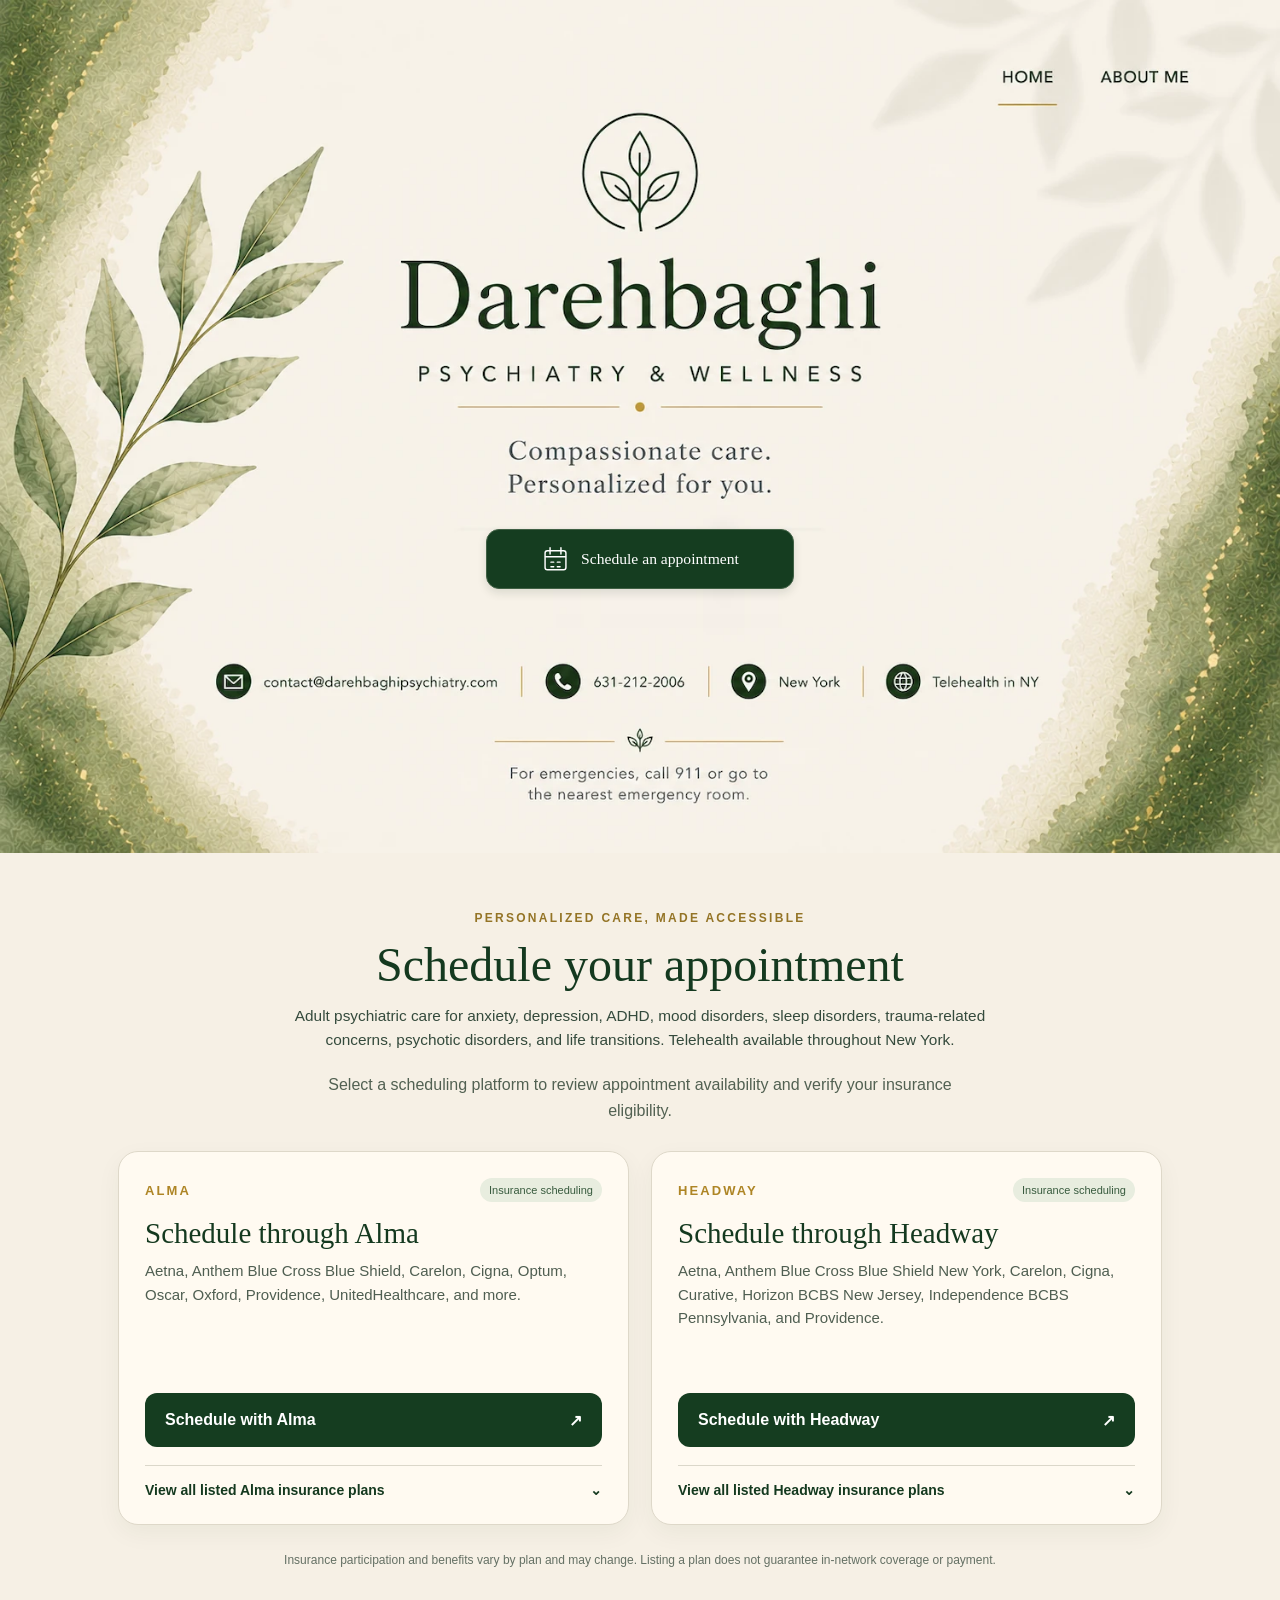
<file: index.html>
<!DOCTYPE html>

<html lang="en"><head><meta charset="utf-8"/><meta content="width=device-width,initial-scale=1" name="viewport"/><meta content="#f6f0e5" name="theme-color"/><meta content="index,follow,max-image-preview:large" name="robots"/><title>Darehbaghi Psychiatry &amp; Wellness | Psychiatrist in New York</title><meta content="Adult psychiatry and telehealth in New York. Dr. Siamak Darehbaghi offers individualized care for anxiety, depression, ADHD, mood disorders, sleep disorders, and life transitions." name="description"/><link href="https://darehbaghipsychiatry.com/" rel="canonical"/><meta content="website" property="og:type"/><meta content="Darehbaghi Psychiatry &amp; Wellness" property="og:site_name"/><meta content="Darehbaghi Psychiatry &amp; Wellness | Psychiatrist in New York" property="og:title"/><meta content="Board-certified psychiatric care for adults in New York. Explore telehealth scheduling through Alma or Headway and review participating insurance plans." property="og:description"/><meta content="https://darehbaghipsychiatry.com/" property="og:url"/><meta content="https://darehbaghipsychiatry.com/images/home-desktop.png" property="og:image"/><meta content="summary_large_image" name="twitter:card"/><link href="style.css" rel="stylesheet"/><link as="image" href="images/home-desktop.webp" media="(min-width:769px)" rel="preload"/><link as="image" href="images/home-phone.webp" media="(max-width:768px)" rel="preload"/><script type="application/ld+json">{"@context":"https://schema.org","@type":"WebPage","url":"https://darehbaghipsychiatry.com/","name":"Darehbaghi Psychiatry & Wellness | Psychiatrist in New York","inLanguage":"en-US","description":"Adult psychiatry and telehealth in New York. Dr. Siamak Darehbaghi offers individualized care for anxiety, depression, ADHD, mood disorders, sleep disorders, and life transitions."}</script><script type="application/ld+json">{"@context":"https://schema.org","@type":"MedicalOrganization","@id":"https://darehbaghipsychiatry.com/#organization","name":"Darehbaghi Psychiatry & Wellness","url":"https://darehbaghipsychiatry.com/","email":"contact@darehbaghipsychiatry.com","telephone":"+1-631-212-2006","medicalSpecialty":"Psychiatry","areaServed":{"@type":"State","name":"New York"},"sameAs":["https://secure.helloalma.com/providers/siamak-darehbaghi/","https://care.headway.co/providers/siamak-darehbaghi-2"],"knowsAbout":["Anxiety","Depression","ADHD","Mood disorders","Sleep disorders","Trauma","Psychotic disorders","Life transitions"]}</script><link href="/favicon.svg" rel="icon" type="image/svg+xml"/><link href="/favicon.ico" rel="icon" sizes="any" type="image/x-icon"/><link href="/apple-touch-icon.png" rel="apple-touch-icon"/></head><body class="home"><main><h1 class="sr-only">Darehbaghi Psychiatry &amp; Wellness — Psychiatric Care in New York</h1><div class="artwork home-art"><picture><source media="(max-width:768px)" srcset="images/home-phone.webp" type="image/webp"/><source media="(max-width:768px)" srcset="images/home-phone.png"/><source srcset="images/home-desktop.webp" type="image/webp"/><img alt="Darehbaghi Psychiatry &amp; Wellness: home, schedule, contact details, New York telehealth." decoding="async" fetchpriority="high" height="1000" src="images/home-desktop.png" width="1500"/></picture>
<a aria-label="Home" class="hotspot nav-home" href="index.html"></a><a aria-label="About Me" class="hotspot nav-about" href="about.html"></a>
<a aria-label="View Alma and Headway scheduling choices" class="hotspot artwork-schedule" href="#schedule" title="View scheduling options"><svg aria-hidden="true" class="calendar-mark" fill="none" stroke="currentColor" stroke-linecap="round" stroke-linejoin="round" stroke-width="1.6" viewbox="0 0 32 32"><rect height="21" rx="2.5" width="23" x="4.5" y="7.5"></rect><path d="M10 4v7M22 4v7M5 14h22M11 20h3M18 20h3M11 25h3M18 25h3"></path></svg><span class="booking-label">Schedule an appointment</span></a>
<a aria-label="Email Darehbaghi Psychiatry &amp; Wellness" class="hotspot contact-email" href="mailto:contact@darehbaghipsychiatry.com"></a>
<a aria-label="Call 631-212-2006" class="hotspot contact-phone" href="tel:+16312122006"></a>
</div>
<section aria-labelledby="book-heading" class="booking" id="schedule"><div class="section-eyebrow">PERSONALIZED CARE, MADE ACCESSIBLE</div><h2 id="book-heading">Schedule your appointment</h2><p class="practice-focus">Adult psychiatric care for anxiety, depression, ADHD, mood disorders, sleep disorders, trauma-related concerns, psychotic disorders, and life transitions. Telehealth available throughout New York.</p><p class="intro">Select a scheduling platform to review appointment availability and verify your insurance eligibility.</p>
<div class="booking-grid"><article class="provider-card"><div class="card-top"><span class="provider-name">ALMA</span><span class="tag">Insurance scheduling</span></div><h3>Schedule through Alma</h3><p>Aetna, Anthem Blue Cross Blue Shield, Carelon, Cigna, Optum, Oscar, Oxford, Providence, UnitedHealthcare, and more.</p><a class="primary-cta" href="https://secure.helloalma.com/providers/siamak-darehbaghi/" rel="noopener noreferrer" target="_blank">Schedule with Alma <span aria-hidden="true">↗</span></a><details class="insurances"><summary>View all listed Alma insurance plans <span aria-hidden="true">⌄</span></summary><p class="plan-note">The list below includes insurers, affiliated networks, and third-party plan administrators. Eligibility varies by specific plan.</p><ul class="plan-list"><li>Aetna</li>
<li>AllSavers UHC</li>
<li>Allegiance</li>
<li>Allied Benefit Systems (Aetna/Cigna)</li>
<li>Anthem Blue Cross Blue Shield</li>
<li>Blue Cross Blue Shield of Massachusetts</li>
<li>Carelon Behavioral Health</li>
<li>Centivo</li>
<li>Christian Brothers Services – Aetna</li>
<li>Cigna</li>
<li>EVHC (Aetna/Cigna)</li>
<li>GEHA</li>
<li>Health Scope – Aetna</li>
<li>Johns Hopkins Health Plans</li>
<li>Lucent Health – Cigna</li>
<li>Luminare Health (Aetna/Cigna)</li>
<li>Mass General Brigham Health Plan</li>
<li>Medica</li>
<li>Medical Mutual of Ohio</li>
<li>Meritain</li>
<li>NYC Employees PPO Plan</li>
<li>Nippon</li>
<li>Optum</li>
<li>Oscar</li>
<li>Oxford Health Plans</li>
<li>Providence Health Plan</li>
<li>Scripps Health Plan</li>
<li>Surest</li>
<li>Sutter Health Plan</li>
<li>Trustmark (Aetna/Cigna)</li>
<li>UHC Student Resources</li>
<li>UMR</li>
<li>UnitedHealthcare</li>
<li>UnitedHealthcare Global</li>
<li>UnitedHealthcare Shared Services</li></ul></details></article>
<article class="provider-card"><div class="card-top"><span class="provider-name">HEADWAY</span><span class="tag">Insurance scheduling</span></div><h3>Schedule through Headway</h3><p>Aetna, Anthem Blue Cross Blue Shield New York, Carelon, Cigna, Curative, Horizon BCBS New Jersey, Independence BCBS Pennsylvania, and Providence.</p><a class="primary-cta" href="https://care.headway.co/providers/siamak-darehbaghi-2" rel="noopener noreferrer" target="_blank">Schedule with Headway <span aria-hidden="true">↗</span></a><details class="insurances"><summary>View all listed Headway insurance plans <span aria-hidden="true">⌄</span></summary><p class="plan-note">These are listed credentialed networks, not a guarantee of eligibility for every insurance product. Independence BCBS Pennsylvania was identified as a virtual network.</p><ul class="plan-list"><li>Aetna</li><li>Anthem Blue Cross and Blue Shield New York (formerly Empire)</li><li>Carelon Behavioral Health</li><li>Cigna</li><li>Curative</li><li>Horizon Blue Cross and Blue Shield of New Jersey</li><li>Independence Blue Cross Pennsylvania (virtual network)</li><li>Providence Health Plan</li></ul></details></article></div>
<p class="disclaimer">Insurance participation and benefits vary by plan and may change. Listing a plan does not guarantee in-network coverage or payment.</p></section>
<section aria-label="About the practice" class="sr-only"><h2>New York Telehealth Psychiatry</h2><p>Darehbaghi Psychiatry &amp; Wellness offers care for adults experiencing anxiety, depression, ADHD, mood disorders, sleep disorders, trauma-related symptoms, psychotic disorders, sleep disorders, and life transitions. For emergencies, call 911 or visit the nearest emergency department.</p></section></main></body></html>
</file>
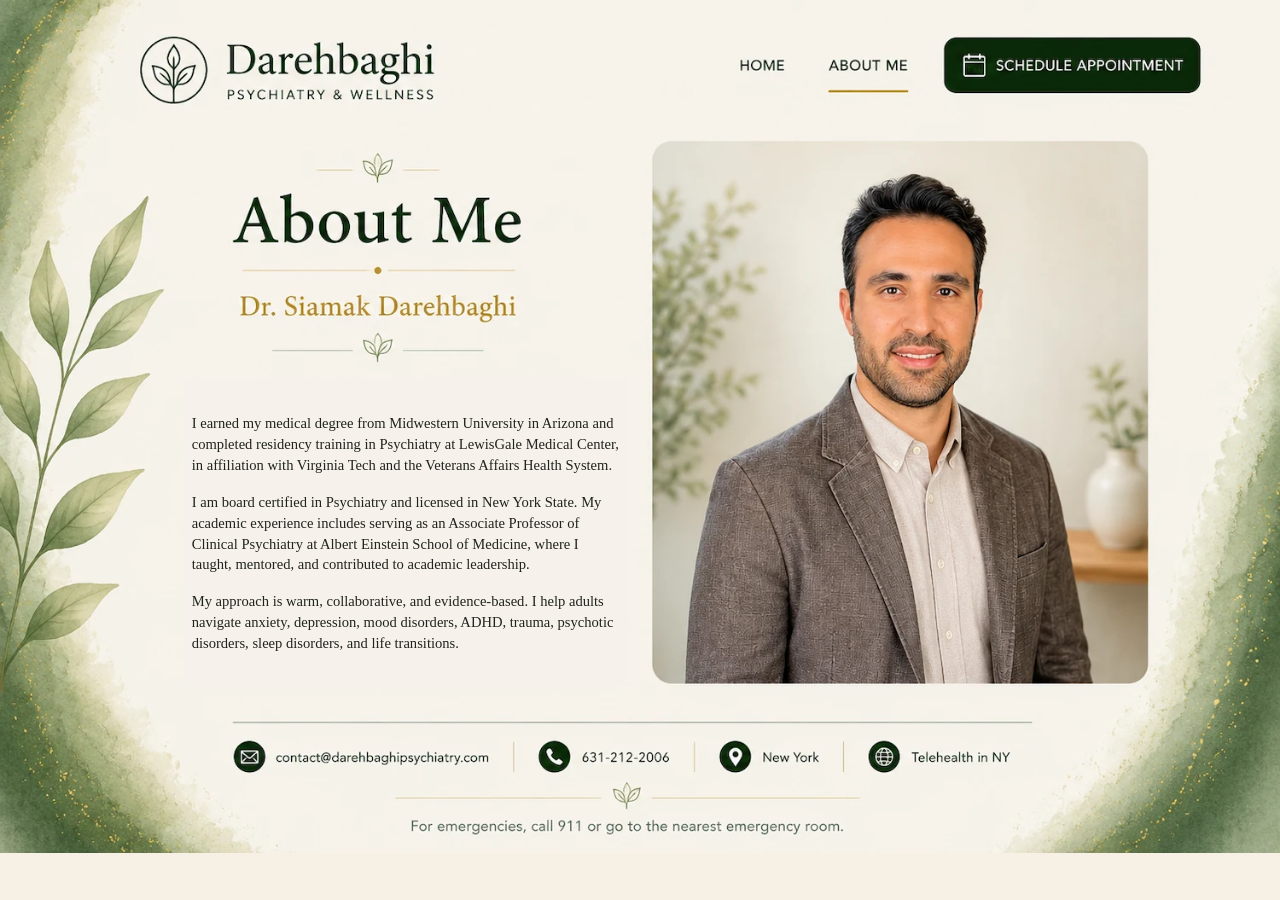
<file: about.html>
<!DOCTYPE html>

<html lang="en"><head><meta charset="utf-8"/><meta content="width=device-width,initial-scale=1" name="viewport"/><meta content="#f6f0e5" name="theme-color"/><meta content="index,follow,max-image-preview:large" name="robots"/><title>About Dr. Siamak Darehbaghi | NY Psychiatrist &amp; Sleep Concerns</title><meta content="Meet Dr. Siamak Darehbaghi, a board-certified New York psychiatrist providing care for anxiety, depression, ADHD, mood and sleep disorders, trauma, and life transitions." name="description"/><link href="https://darehbaghipsychiatry.com/about.html" rel="canonical"/><meta content="website" property="og:type"/><meta content="Darehbaghi Psychiatry &amp; Wellness" property="og:site_name"/><meta content="About Dr. Siamak Darehbaghi | NY Psychiatrist &amp; Sleep Concerns" property="og:title"/><meta content="Meet Dr. Siamak Darehbaghi, a board-certified New York psychiatrist providing care for anxiety, depression, ADHD, mood and sleep disorders, trauma, and life transitions." property="og:description"/><meta content="https://darehbaghipsychiatry.com/about.html" property="og:url"/><meta content="https://darehbaghipsychiatry.com/images/about-desktop.png" property="og:image"/><meta content="summary_large_image" name="twitter:card"/><link href="style.css" rel="stylesheet"/><link as="image" href="images/about-desktop.webp" media="(min-width:769px)" rel="preload"/><link as="image" href="images/about-phone.webp" media="(max-width:768px)" rel="preload"/><script type="application/ld+json">{"@context":"https://schema.org","@type":"WebPage","url":"https://darehbaghipsychiatry.com/about.html","name":"About Dr. Siamak Darehbaghi | NY Psychiatrist & Sleep Concerns","inLanguage":"en-US","description":"Meet Dr. Siamak Darehbaghi, a board-certified New York psychiatrist providing care for anxiety, depression, ADHD, mood and sleep disorders, trauma, and life transitions."}</script><script type="application/ld+json">{"@context":"https://schema.org","@type":"MedicalOrganization","@id":"https://darehbaghipsychiatry.com/#organization","name":"Darehbaghi Psychiatry & Wellness","url":"https://darehbaghipsychiatry.com/","email":"contact@darehbaghipsychiatry.com","telephone":"+1-631-212-2006","medicalSpecialty":"Psychiatry","areaServed":{"@type":"State","name":"New York"},"sameAs":["https://secure.helloalma.com/providers/siamak-darehbaghi/","https://care.headway.co/providers/siamak-darehbaghi-2"]}</script><script type="application/ld+json">{"@context":"https://schema.org","@type":"Physician","@id":"https://darehbaghipsychiatry.com/about.html#physician","name":"Dr. Siamak Darehbaghi","description":"Board-certified New York psychiatrist providing adult psychiatric care, including evaluation and treatment of sleep-related concerns.","medicalSpecialty":"Psychiatry","url":"https://darehbaghipsychiatry.com/about.html","worksFor":{"@id":"https://darehbaghipsychiatry.com/#organization"},"knowsAbout":["Anxiety","Depression","Mood disorders","ADHD","Trauma-related conditions","Psychotic disorders","Sleep disorders","Life transitions"]}</script><link href="/favicon.svg" rel="icon" type="image/svg+xml"/><link href="/favicon.ico" rel="icon" sizes="any" type="image/x-icon"/><link href="/apple-touch-icon.png" rel="apple-touch-icon"/></head><body class="about"><main><h1 class="sr-only">About Dr. Siamak Darehbaghi</h1><div class="artwork about-art"><picture><source media="(max-width:768px)" srcset="images/about-phone.webp" type="image/webp"/><source media="(max-width:768px)" srcset="images/about-phone.png"/><source srcset="images/about-desktop.webp" type="image/webp"/><img alt="Dr. Siamak Darehbaghi: biography, qualifications and portrait." decoding="async" fetchpriority="high" height="1000" src="images/about-desktop.png" width="1500"/></picture>
<a aria-label="Home" class="hotspot nav-home" href="index.html"></a><a aria-label="About Me" class="hotspot nav-about" href="about.html"></a>
<a aria-label="Choose an appointment scheduling option" class="hotspot artwork-schedule" href="index.html#schedule"></a>
<a aria-label="Email Darehbaghi Psychiatry &amp; Wellness" class="hotspot contact-email" href="mailto:contact@darehbaghipsychiatry.com"></a>
<a aria-label="Call 631-212-2006" class="hotspot contact-phone" href="tel:+16312122006"></a>
<a aria-label="Darehbaghi logo — return to Home" class="hotspot about-logo" href="index.html"></a>
<div aria-label="Updated physician biography" class="updated-bio"><p>I earned my medical degree from Midwestern University in Arizona and completed residency training in Psychiatry at LewisGale Medical Center, in affiliation with Virginia Tech and the Veterans Affairs Health System.</p><p>I am board certified in Psychiatry and licensed in New York State. My academic experience includes serving as an Associate Professor of Clinical Psychiatry at Albert Einstein School of Medicine, where I taught, mentored, and contributed to academic leadership.</p><p>My approach is warm, collaborative, and evidence-based. I help adults navigate anxiety, depression, mood disorders, ADHD, trauma, psychotic disorders, sleep disorders, and life transitions.</p></div></div><div class="about-mobile-booking"><a href="index.html#schedule">Schedule an appointment · Alma or Headway</a></div><section aria-label="Physician biography" class="sr-only"><h2>Education, experience, and approach</h2><p>I earned my medical degree from Midwestern University in Arizona and completed residency training in Psychiatry at LewisGale Medical Center, in affiliation with Virginia Tech and the Veterans Affairs Health System.</p><p>I am board certified in Psychiatry and licensed in New York State. My academic experience includes serving as an Associate Professor of Clinical Psychiatry at Albert Einstein School of Medicine, where I taught, mentored, and contributed to academic leadership.</p><p>My approach is warm, collaborative, and evidence-based. I help adults navigate anxiety, depression, mood disorders, ADHD, trauma, psychotic disorders, sleep disorders, and life transitions.</p></section></main></body></html>
</file>
<file: style.css>
*{box-sizing:border-box}html{scroll-behavior:smooth}body{margin:0;background:#f6f0e5;color:#14391f;font-family:Arial,Helvetica,sans-serif}a:focus-visible,summary:focus-visible{outline:3px solid #bf9733;outline-offset:3px}.artwork{width:min(100%,1500px);margin:0 auto;position:relative;aspect-ratio:3/2}.artwork picture,.artwork img{display:block;width:100%;height:100%}.artwork img{object-fit:contain}.hotspot{position:absolute;z-index:2;display:block;border-radius:8px}.home-art .nav-home{left:77.3%;top:7%;width:6%;height:6%}.home-art .nav-about{left:84.4%;top:7%;width:10%;height:6%}.home-art .artwork-schedule{left:34.4%;top:61.7%;width:31.4%;height:10.5%}.home-art .contact-email{left:16.6%;top:77.4%;width:23.3%;height:6%}.home-art .contact-phone{left:42.2%;top:77.4%;width:13%;height:6%}.about-art .nav-home{left:56.5%;top:5.2%;width:6.7%;height:6%}.about-art .nav-about{left:63.5%;top:5.2%;width:8%;height:6%}.about-art .artwork-schedule{left:73%;top:3.6%;width:20.5%;height:8%}.about-art .about-logo{left:10.5%;top:3.6%;width:27%;height:10%}.about-art .contact-email{left:18%;top:86%;width:20%;height:6%}.about-art .contact-phone{left:42%;top:86%;width:13%;height:6%}.booking{max-width:1100px;margin:0 auto;padding:58px 28px 75px;scroll-margin-top:15px}.section-eyebrow{text-align:center;letter-spacing:.19em;font-size:12px;color:#947426;font-weight:bold}.booking h2{text-align:center;font-family:Georgia,serif;font-size:clamp(30px,4vw,48px);font-weight:normal;margin:12px 0}.intro{text-align:center;max-width:680px;margin:0 auto 28px;line-height:1.6;color:#526152}.booking-grid{display:grid;grid-template-columns:repeat(2,minmax(0,1fr));gap:22px}.provider-card{border:1px solid #ded8c9;background:#fffaf1;padding:28px;border-radius:20px;box-shadow:0 8px 25px #183e1d0d;display:flex;flex-direction:column;align-items:stretch}.card-top{display:flex;align-items:center;justify-content:space-between;gap:10px}.provider-name{font-size:13px;letter-spacing:.16em;color:#ae8525;font-weight:bold}.tag{font-size:11px;background:#e8eddf;padding:6px 9px;border-radius:18px;color:#385b3e}.provider-card h3{font-family:Georgia,serif;font-size:29px;font-weight:normal;margin:15px 0 9px}.provider-card>p{line-height:1.58;color:#4f5e51;font-size:15px;margin:0 0 22px;flex:1}.primary-cta{background:#153d20;color:#fff;text-decoration:none;padding:17px 20px;border-radius:12px;display:flex;justify-content:space-between;gap:10px;font-weight:600;min-height:54px;align-items:center}.primary-cta:hover{background:#24542d}.insurances{margin-top:18px;border-top:1px solid #dbd7ca;padding-top:16px}.insurances summary{cursor:pointer;font-size:14px;font-weight:600;display:flex;justify-content:space-between;gap:12px;list-style:none}.insurances summary::-webkit-details-marker{display:none}.insurances[open] summary span{transform:rotate(180deg)}.plan-note{font-size:12px!important;line-height:1.6!important;color:#647064!important;margin:14px 0 0!important}.plan-list{columns:2;column-gap:18px;padding-left:18px;font-size:13px;line-height:1.6;margin-bottom:0}.plan-list li{break-inside:avoid;margin-bottom:6px}.disclaimer{text-align:center;font-size:12px;line-height:1.5;color:#647064;margin:26px auto 0;max-width:740px}.sr-only{position:absolute!important;width:1px!important;height:1px!important;padding:0!important;margin:-1px!important;overflow:hidden!important;clip:rect(0,0,0,0)!important;white-space:nowrap!important;border:0!important}/* Testing overlay: add ?debug=1 to URL and run debug snippet from README instead. */@media(max-width:768px){.artwork{aspect-ratio:auto}.home-art{aspect-ratio:850/1795}.about-art{aspect-ratio:850/1838}.home-art .nav-home{left:35.5%;top:5.6%;width:12%;height:4%}.home-art .nav-about{left:51%;top:5.6%;width:18%;height:4%}.home-art .artwork-schedule{left:17%;top:46%;width:66%;height:8%}.home-art .contact-email{left:20%;top:57.6%;width:62%;height:5%}.home-art .contact-phone{left:20%;top:64.6%;width:44%;height:5%}.about-art .nav-home{left:35%;top:4.4%;width:13%;height:4%}.about-art .nav-about{left:51%;top:4.4%;width:19%;height:4%}.about-art .artwork-schedule,.about-art .contact-email,.about-art .contact-phone,.about-art .about-logo{display:none}.booking{padding:38px 17px 54px}.booking-grid{grid-template-columns:1fr}.provider-card{padding:23px}.plan-list{columns:1}.booking h2{font-size:35px}}@media(prefers-reduced-motion:reduce){html{scroll-behavior:auto}}
/* Scheduling choices are visible below the artwork on every device. */
.booking-grid{grid-template-columns:minmax(0,1fr);max-width:820px;margin:0 auto}
.provider-card{padding:28px 34px}
@media(max-width:768px){.provider-card{padding:23px}}

.about-mobile-booking{display:none}
@media(max-width:768px){.about-mobile-booking{display:block;text-align:center;padding:12px 18px 22px}.about-mobile-booking a{display:block;background:#153d20;color:white;text-decoration:none;padding:16px;border-radius:12px;font-weight:600}}

/* Parallel insurance scheduling layout, desktop and mobile */
.booking-grid {display:grid;grid-template-columns:repeat(2,minmax(0,1fr));max-width:1100px;margin:0 auto;align-items:start;gap:22px}
.provider-card {padding:26px;min-width:0}
.provider-card>p {flex:0 0 auto;min-height:118px;margin-bottom:16px}
.provider-card .primary-cta {margin-top:auto}
.plan-list {columns:1}
@media(max-width:768px) {
  .booking-grid {grid-template-columns:minmax(0,1fr)}
  .provider-card>p {min-height:0}
}
/* Replacement for the original raster Headway-only button.
   Flat green HTML overlay keeps the original image completely unchanged. */
.home-art .artwork-schedule {
  z-index:5;
  background:#153d20;
  display:flex;
  justify-content:center;
  align-items:center;
  color:#fff;
  font-family:Arial,Helvetica,sans-serif;
  font-size:clamp(13px,1.85vw,25px);
  font-weight:600;
  letter-spacing:.06em;
  border-radius:15px;
  text-decoration:none;
  box-shadow:0 8px 17px rgba(22,40,20,.15);
}
.home-art .artwork-schedule:hover {background:#24542d}
@media(max-width:768px) {
  .home-art .artwork-schedule {
    border-radius:16px;
    font-size:clamp(13px,3.7vw,28px);
    text-align:center;
    padding:8px;
  }
}

/* Harmonized lettering: same refined serif as the site's section headings. */
.home-art .artwork-schedule {
  font-family: Georgia, "Times New Roman", serif;
  font-weight: 400;
  letter-spacing: .055em;
  font-size: clamp(14px, 2.15vw, 27px);
}
.about-mobile-booking a {
  font-family: Georgia, "Times New Roman", serif;
  font-weight: 400;
  font-size: clamp(16px, 4.3vw, 21px);
  letter-spacing: .01em;
  line-height: 1.5;
}
@media (max-width:768px) {
  .home-art .artwork-schedule {
    font-family: Georgia, "Times New Roman", serif;
    font-weight:400;
    font-size:clamp(15px,4.5vw,23px);
    letter-spacing:.02em;
  }
}

/* FINAL POLISH — centered, one-line Home appointment button on desktop */
.home-art .artwork-schedule {
  box-sizing:border-box;
  display:flex;
  justify-content:center;
  align-items:center;
  padding:0 8px;
  text-align:center;
  white-space:nowrap;
  line-height:1;
  font-family:Georgia,"Times New Roman",serif;
  font-weight:400;
  letter-spacing:0;
  font-size:clamp(12px,1.65vw,23px);
  text-transform:none;
}
/* Keep the updated historical bio in actual accessible HTML.
   This overlays only the biography region; the portrait is untouched. */
.about-art .updated-bio {
  position:absolute;
  z-index:3;
  left:14.7%;
  top:59.4%;
  width:34.5%;
  height:22%;
  padding:9px 8px;
  background:#f6f2eb;
  color:#1e2520;
  display:flex;
  align-items:flex-start;
  justify-content:center;
}
.about-art .updated-bio p {
  margin:0;
  font-family:Arial,Helvetica,sans-serif;
  font-size:clamp(9px,1.03vw,15px);
  line-height:1.75;
  font-weight:400;
  text-align:left;
}
.about-mobile-booking a {
  font-family:Georgia,"Times New Roman",serif;
  font-size:clamp(16px,4vw,20px);
  line-height:1.35;
  font-weight:400;
  letter-spacing:0;
}
@media (max-width:768px) {
 .home-art .artwork-schedule {
    white-space:nowrap;
    font-family:Georgia,"Times New Roman",serif;
    font-size:clamp(13px,4.1vw,21px);
    letter-spacing:0;
    padding:0 5px;
 }
 .about-art .updated-bio {
    left:21%;
    top:69.1%;
    width:58%;
    height:18.1%;
    background:#fbf4eb;
    padding:6px 9px;
    align-items:flex-start;
 }
 .about-art .updated-bio p {
    font-family:Georgia,"Times New Roman",serif;
    font-size:clamp(9px,2.28vw,20px);
    line-height:1.52;
    text-align:center;
 }
}

/* Final unified appointment design: matching compact calendar icon and one-line label. */
.home-art .artwork-schedule {
  left:34.4%; top:61.7%; width:31.4%; height:10.5%;
  display:flex; justify-content:center; align-items:center;
  gap:clamp(8px,1vw,15px);
  padding:0 clamp(10px,1.5vw,20px);
  background:#153d20; color:#ffffff;
  font-family:Arial,Helvetica,sans-serif;
  font-weight:500; font-size:clamp(12px,1.62vw,22px);
  letter-spacing:.01em; line-height:1.15;
  text-align:center; text-transform:none;
  white-space:nowrap; border-radius:14px;
}
.home-art .artwork-schedule .calendar-mark {
  display:block; flex:0 0 auto;
  width:clamp(21px,3.3vw,43px); height:auto;
}
.home-art .artwork-schedule .booking-label { display:block; white-space:nowrap; }

/* One single typographic treatment across the three complete About paragraphs.
   The unchanged original photograph is the base layer; the full bio is rendered
   as accessible HTML on a cream-colored surface in the text region only. */
.about-art .updated-bio {
  left:14.35%; top:44.4%; width:34.75%; height:35.9%;
  padding:7px 8px 4px; box-sizing:border-box;
  display:flex; flex-direction:column; justify-content:center;
  align-items:stretch; gap:clamp(8px,1.25vw,18px);
  background:#f6f2eb; color:#20231f; z-index:3;
}
.about-art .updated-bio p {
  font-family:Georgia,"Times New Roman",serif!important;
  font-size:clamp(9px,1.14vw,17px)!important;
  line-height:1.43!important; font-weight:400!important;
  letter-spacing:0!important; text-align:left!important;
  margin:0!important;
}
@media(max-width:768px) {
  .home-art .artwork-schedule {
    left:17%; top:46%; width:66%; height:8%;
    gap:clamp(8px,2vw,14px);
    font-family:Arial,Helvetica,sans-serif;
    font-weight:500; font-size:clamp(13px,3.5vw,23px);
    letter-spacing:0; padding:0 10px;
  }
  .home-art .artwork-schedule .calendar-mark {
    width:clamp(24px,7vw,44px);
  }
  .about-art .updated-bio {
    left:20.8%; top:52.0%; width:58.6%; height:35.7%;
    padding:4px 7px 6px;
    display:flex; flex-direction:column; justify-content:center;
    gap:clamp(12px,3.6vw,24px);
    background:#fbf4eb;
  }
  .about-art .updated-bio p {
    font-family:Georgia,"Times New Roman",serif!important;
    font-size:clamp(10px,2.46vw,20px)!important;
    line-height:1.36!important;
    text-align:center!important; font-weight:400!important;
  }
}


/* CHOSEN OPTION 5 — elegant gold accent, pixel-anchored to original artwork. */
.home-art .artwork-schedule {
  left:34.4%; top:61.7%; width:31.4%; height:10.5%;
  display:flex; align-items:center; justify-content:center;
  flex-direction:row; gap:clamp(5px,.8vw,12px);
  box-sizing:border-box; padding:0 clamp(5px,1vw,14px);
  overflow:hidden;
  background:linear-gradient(105deg,#234a2b 0%,#12381d 100%);
  color:#fff9e9;
  border:2px solid #c6a052;
  border-radius:999px;
  box-shadow:0 7px 17px rgba(31,46,25,.22), inset 0 1px 1px rgba(255,255,255,.13);
  font-family:Georgia,'Times New Roman',serif;
  font-size:clamp(12px,1.5vw,21px);
  font-weight:400; line-height:1;
  letter-spacing:0; text-transform:none;
  white-space:nowrap; text-align:center;
  text-decoration:none;
}
.home-art .artwork-schedule .calendar-mark {
  display:block; flex:0 0 auto;
  width:clamp(19px,2.8vw,35px);
  height:clamp(19px,2.8vw,35px);
  color:#e2ba6a;
}
.home-art .artwork-schedule .booking-label {display:block;min-width:0;white-space:nowrap;}
.home-art .artwork-schedule:hover {background:linear-gradient(105deg,#2e5935,#194322);}
@media(max-width:768px) {
 .home-art .artwork-schedule {
    left:17%;top:46%;width:66%;height:8%;
    gap:clamp(6px,1.9vw,12px);padding:0 7px;
    border:2px solid #c6a052; border-radius:999px;
    font-family:Georgia,'Times New Roman',serif;
    font-size:clamp(12px,3.4vw,20px);
    letter-spacing:0;line-height:1;
 }
 .home-art .artwork-schedule .calendar-mark {
    width:clamp(20px,6vw,34px);
    height:clamp(20px,6vw,34px);
 }
}


/* FINAL: Screenshot-matched simple rectangular green appointment button.
   The solid rectangle fully covers the older button printed in the artwork,
   including its old rounded corners. The source images remain untouched. */
.home-art .artwork-schedule {
  left: 33.75%; top: 61.15%; width: 32.5%; height: 11.1%;
  display: flex; flex-direction: row; align-items: center; justify-content: center;
  box-sizing: border-box; gap: clamp(8px, .9vw, 13px);
  padding: 0 clamp(8px,1.1vw,16px);
  background: #123619 !important;
  background-image: none !important;
  color: #fff !important;
  border: 1px solid #244927 !important;
  border-radius: 13px !important;
  box-shadow: 0 2px 3px rgba(13,32,16,.20) !important;
  font: 500 clamp(12px,1.38vw,20px)/1 Arial, Helvetica, sans-serif !important;
  letter-spacing: 0 !important;
  text-decoration: none;
  white-space: nowrap;
  text-align: center;
  text-transform: uppercase !important;
  overflow: hidden;
}
.home-art .artwork-schedule:hover { background: #1f4725 !important; }
.home-art .artwork-schedule .calendar-mark {
  color: #fff !important;
  stroke: currentColor;
  width: clamp(20px,2.5vw,33px);
  height: clamp(20px,2.5vw,33px);
  flex-shrink: 0;
}
.home-art .artwork-schedule .booking-label {
  white-space: nowrap !important;
  overflow: visible;
  font: inherit;
}
@media(max-width:768px) {
  .home-art .artwork-schedule {
    left: 16.8%; top: 45.9%; width: 66.4%; height: 8.3%;
    border-radius: 12px !important;
    font-size: clamp(11px,3.4vw,20px) !important;
    gap: clamp(6px,1.8vw,11px);
    padding: 0 8px;
  }
  .home-art .artwork-schedule .calendar-mark {
    width: clamp(20px,5.6vw,32px);
    height: clamp(20px,5.6vw,32px);
  }
}

/* Final understated button on cleaned artwork: no old baked-in button beneath. */
.home-art .artwork-schedule {
left:38%!important;top:62.0%!important;width:24%!important;height:7.0%!important;
border-radius:13px!important;border:1px solid #39573d!important;
background:#113b1b!important;box-shadow:0 5px 10px rgba(12,32,15,.12)!important;
display:flex!important;gap:11px!important;justify-content:center!important;align-items:center!important;
font:500 clamp(12px,1.26vw,17px)/1.1 Arial,Helvetica,sans-serif!important;
letter-spacing:0!important;text-transform:uppercase!important;color:#fff!important;
white-space:nowrap!important;padding:0 12px!important;
}
.home-art .artwork-schedule .calendar-mark {
width:clamp(20px,2.3vw,29px)!important;height:auto!important;color:#fff!important;flex:none!important;
}
.home-art .artwork-schedule .booking-label {font:inherit!important;white-space:nowrap!important;}
@media(max-width:768px){
.home-art .artwork-schedule {
 left:22%!important;top:47.0%!important;width:56%!important;height:5.5%!important;
 border-radius:11px!important;font-size:clamp(12px,3.25vw,20px)!important;gap:8px!important;
}
.home-art .artwork-schedule .calendar-mark {width:clamp(22px,6vw,33px)!important;}
}

/* Final, matched typography: same Georgia serif used by the Alma/Headway card headings. */
.home-art .artwork-schedule {
  font-family:Georgia, "Times New Roman",serif !important;
  text-transform:none !important;
  font-weight:400 !important;
  letter-spacing:0 !important;
  font-size:clamp(12px,1.22vw,17px) !important;
  line-height:1.15 !important;
  background:#153d20 !important;
  box-shadow:0 4px 10px rgba(19,43,24,.12) !important;
  border:1px solid #406044 !important;
}
.home-art .artwork-schedule .booking-label {font:inherit !important;text-transform:none !important;}
@media(max-width:768px){
  .home-art .artwork-schedule {
    left:22% !important; top:46.8% !important; width:56% !important; height:5.5% !important;
    font-size:clamp(13px,3.45vw,20px) !important;
  }
}

/* Mobile About Me: larger consistent text without altering the portrait or graphic. */
@media (max-width:768px) {
  .about-art .updated-bio {
    top:51.2% !important;
    height:37.0% !important;
    gap:clamp(8px,2.5vw,18px) !important;
    padding:3px 8px !important;
  }
  .about-art .updated-bio p {
    font-family:Georgia,"Times New Roman",serif !important;
    font-size:clamp(11.5px,2.95vw,17px) !important;
    line-height:1.28 !important;
    font-weight:400 !important;
  }
}

/* Small visible practice-focus statement: useful patient information, not hidden keyword text. */
.practice-focus {
  max-width: 760px;
  margin: .6rem auto 1.25rem;
  text-align: center;
  line-height: 1.55;
  font-size: clamp(.88rem, 1.2vw, 1rem);
  color: #344a3c;
}
</file>
